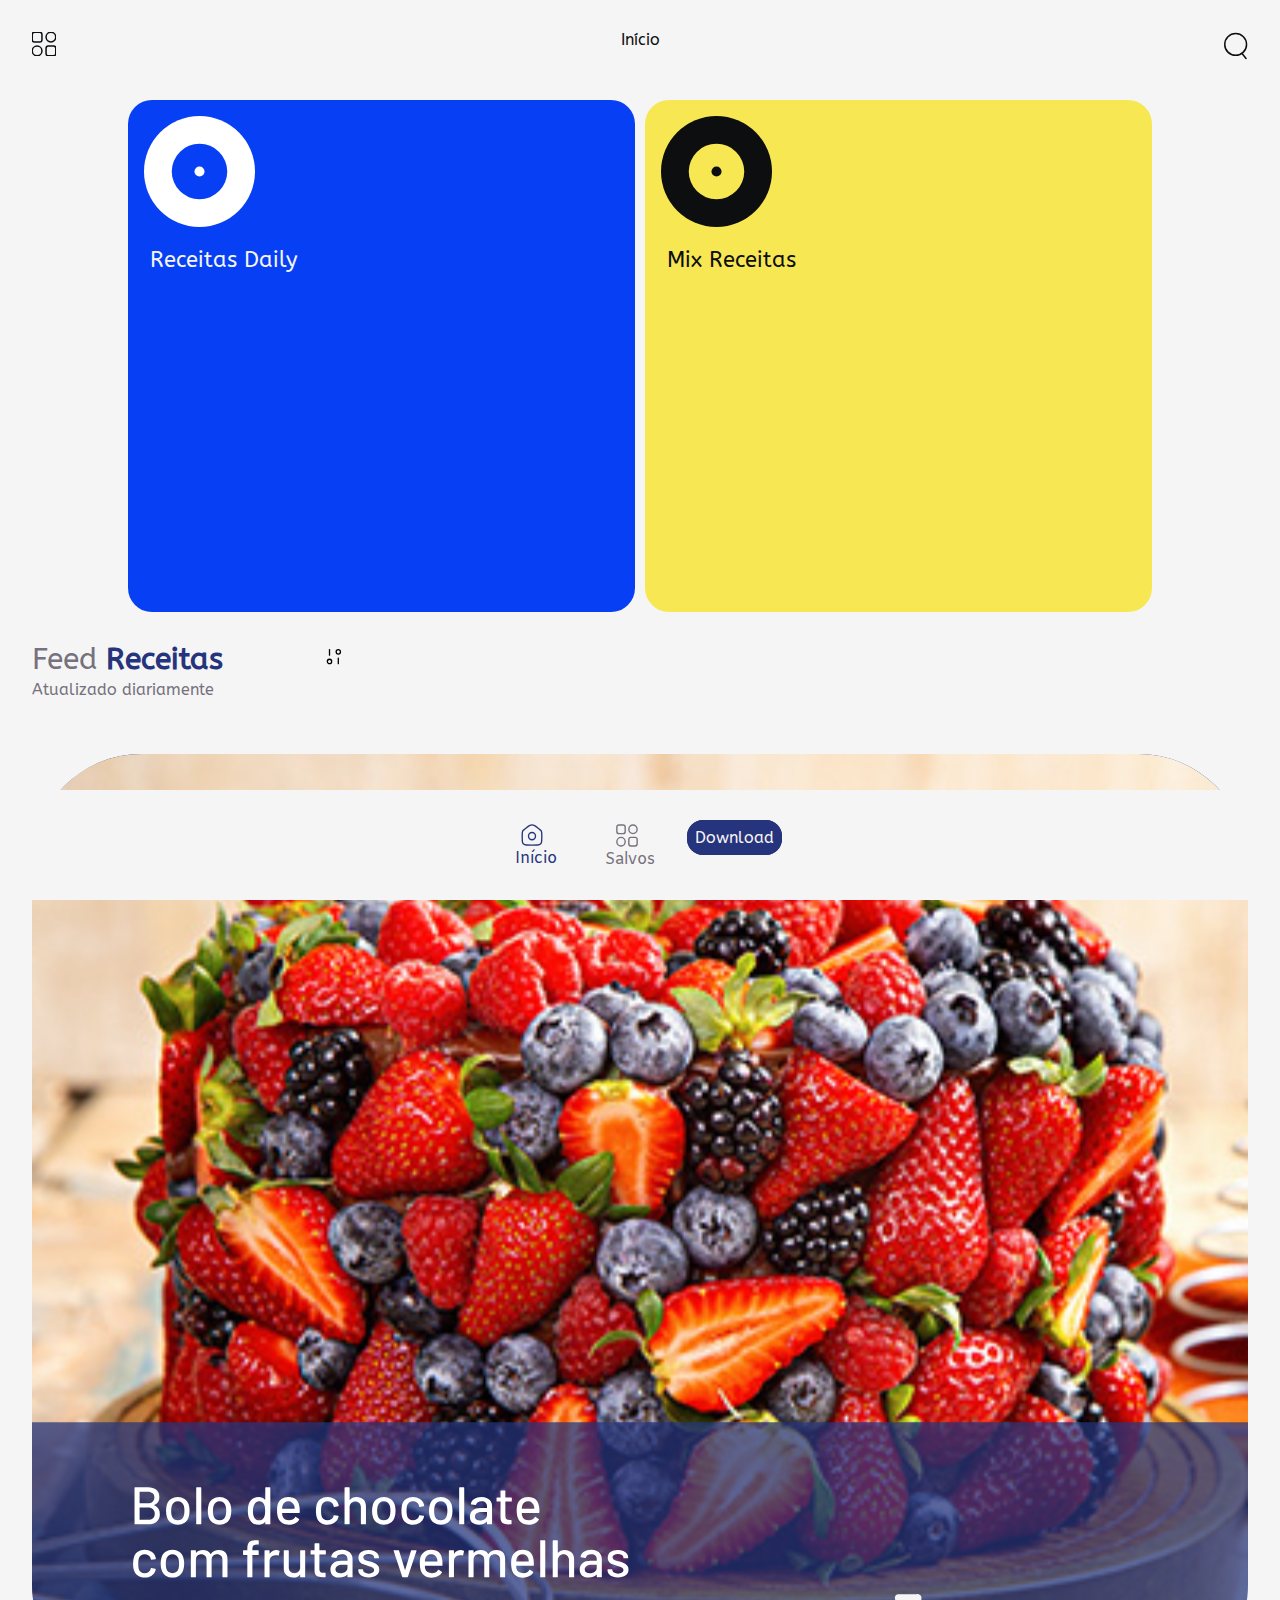
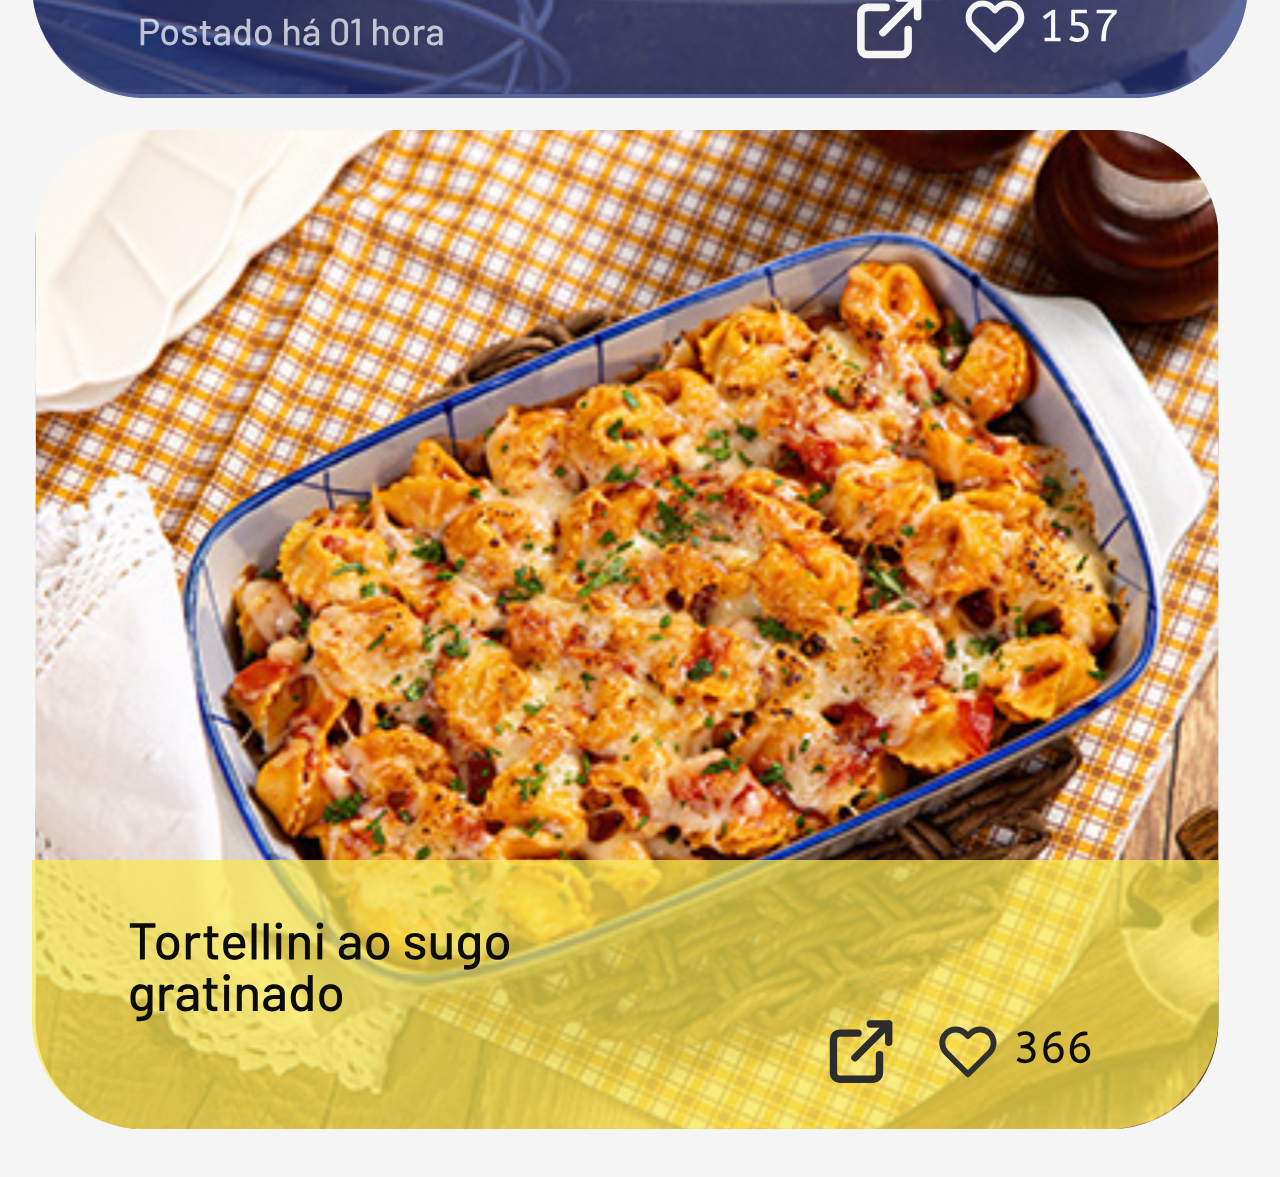
<file: feed.html>
<!DOCTYPE html>
<html>
<head>
    <meta charset="UTF-8">
    <meta name="viewport" content="width=device-width, initial-scale=1.0">
    <title>Página Inicial</title>
    <link rel="stylesheet" href="styles/reset.css">
    <link rel="stylesheet" href="https://cdn.jsdelivr.net/npm/swiper@11/swiper-bundle.min.css"/>
    <link rel="stylesheet" href="styles/style.css">
    <link rel="stylesheet" href="styles/feed.css">
</head>
<body>
    <header id="cabecalho" class="cabecalho">
        <div class="container">
            <input type="checkbox" id="menu" class="container__botao">
            <label for="menu" class="container__rotulo">
                <span class="cabecalho__menu"></span>
            </label>
            <ul class="lista-menu">
                <li class="lista-menu__item">
                    <a href="meu-perfil.html" class="lista-menu__link">Meu perfil</a>
                </li>
                <li class="lista-menu__item">
                    <a href="#" class="lista-menu__link">Minhas receitas</a>
                </li>
                <li class="lista-menu__item">
                    <a href="#" class="lista-menu__link">Configurações</a>
                </li>
                </ul>
                </div>

        <h2>Início</h2>
        <img src="assests/Lupa Dona Benta.svg" alt="ícone de Lupa">
    </header>
        
<section id="swiper">
    <div class="swiper">
        <div class="swiper-pagination"></div>
        <div class="swiper-wrapper">
            <div class="swiper-slide">
                <img class="disco-imagem" src="assests/Disk.svg" alt="ícone de disco">
                <p class="carrossel-texto">Receitas Daily</p>
            </div> 

             <div class="swiper-slide amarelo">
                <img class="disco-imagem" src="assests/Disk black.svg" alt="ícone de disco">
                <p class="carrossel-texto-receitas">Mix Receitas</p>
            </div>

            <div class="swiper-slide verde">
                <img class="disco-imagem" src="assests/Disk black green.svg" alt="ícone de disco">
                <p class="carrossel-texto-benta">Benta</p>
            </div>
        </div>

        <div class="swiper-button-prev"></div>
        <div class="swiper-button-next"></div>

        </div>
    </section> 

    <!-- <div class="titulo-do-feed">
        <h2 class="feed-titulo">Feed <strong class="receitas">Receitas</strong></h2>
        <p>Atualizado diariamente</p>
    </div> -->

  

        <section class="feed-container">
            <div class="feed">
                <div class="container">
                    <!-- <div class="titulo-do-feed"> -->
                        <!-- <h2 class="feed-titulo">Feed <strong class="receitas">Receitas</strong></h2>
                        <p>Atualizado diariamente</p> -->
                    <!-- </div> -->

                    <input type="checkbox" id="filtro" class="container__botao">
                    <label for="filtro" class="container__rotulo"><h2 id="feed-titulo" class="feed-titulo">Feed <strong class="receitas">Receitas</strong></h2>
                        <span class="filtro__menu"></span>
                    </label>
                    <p id="feed-paragrafo" class="paragrafo-feed">Atualizado diariamente</p>
                    
                    <ul id="lista-feed" class="lista-filtro">
                        <li>
                            <h2 class="lista-filtro-titulo">Filtro</h2>
                            <h2 class="lista-filtro-subtitulo">Gostos Gerais</h2>
                        </li>
                        <li class="lista-filtro__item">
                            <button class="lista-filtro__link">Salgado</button>
                            <button class="lista-filtro__link">Doce</button>
                            <button class="lista-filtro__link">Japonês</button>
                        </li>
                        <li class="lista-filtro__item">
                            <button class="lista-filtro__link">Queijo</button>
                            <button class="lista-filtro__link">Massas</button>
                            <button class="lista-filtro__link">Frutas</button>
                        </li>
                        <li class="lista-filtro__item">
                            <button class="lista-filtro__link">Peixes</button>
                            <button class="lista-filtro__link">Tortas</button>
                            <button class="lista-filtro__link">Italianos</button>
                        </li>
                        <li class="lista-filtro__item">
                            <button class="lista-filtro__link">Vegano</button>
                            <button class="lista-filtro__link">Carne</button>
                            <button class="lista-filtro__link">Agridoce</button>
                        </li>
                        <li class="lista-filtro__item">
                            <button class="lista-filtro__link">Brasileira</button>
                            <button class="lista-filtro__link">Legumes</button>
                            <button class="lista-filtro__link">Caldos</button>
                        </li>
                        <li class="lista-filtro__botao">
                            <a href="match.html" class="botão-filtrar">Filtrar Gostos</a>
                        </li> 
                        </ul>
            </div> 
            
            <div id="imagens-feed" class="imagens-feed">
                <img class="imagem-receita" src="imgs-feed/bolo de chocolate com frutas.svg" alt="bolo de chocolate com frutas vermelhas">
                <img class="imagem-receita" src="imgs-feed/tortellini ao sugo gratinado.svg" alt="tortellini ao sugo gratinado">
            </div>
        </div>
              

        </section>

        <script src="https://cdn.jsdelivr.net/npm/swiper@11/swiper-bundle.min.js"></script>
        
        <script>
            const swiper = new Swiper('.swiper', {
            spaceBetween: 10,
            slidesPerView: 2,
            
            pagination: {
            el: '.swiper-pagination',
            type: 'none',
        },
        });
    </script>

 <footer class="rodape" id="footer">
        <ul class="botoes-lista">
            <li class="botao">
                <img class="imagem-rodape" src="assests/Home.svg" alt="ícone de casa">
                <a class="rodape-texto" href="#">Início</a>
            </li>
        <li class="botao">
            <img class="imagem-rodape-ex" src="assests/Explore.svg" alt="explorar">
            <a class="rodape-texto-ex" href="#">Salvos</a>
        </li>
        <li class="botao-download">
            <a class="download" href="#">Download</a>
        </li>
        </ul>
    </footer>

    <script src="dona-benta.js"></script>
 </body>

</html>
</file>
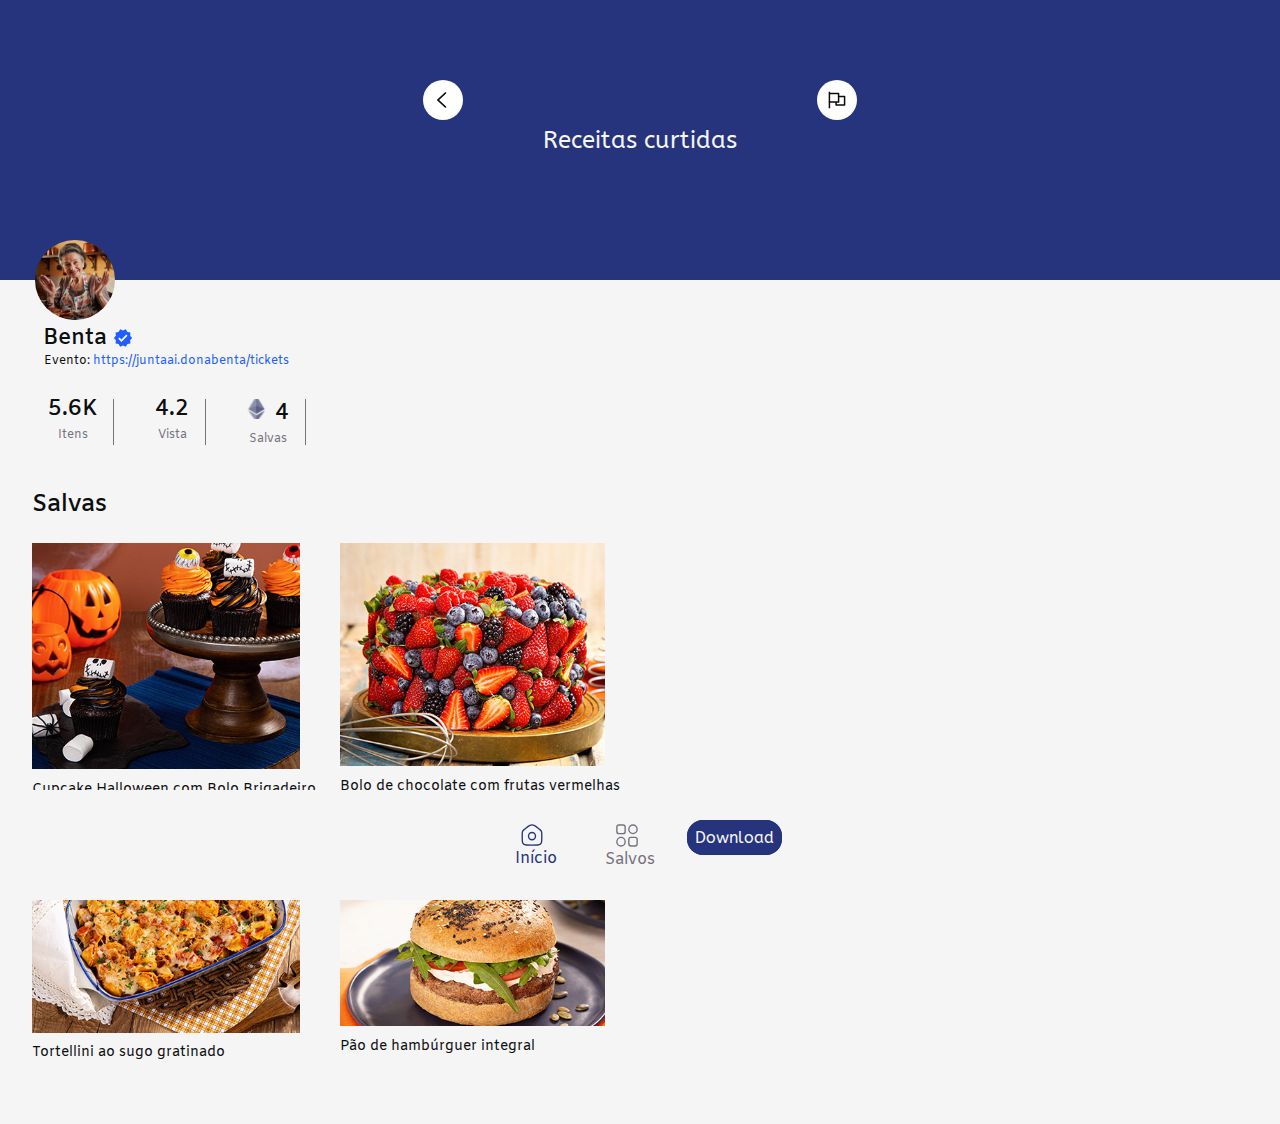
<file: meu-perfil.html>
<!DOCTYPE html>
<html>
<head>
    <meta charset="UTF-8">
    <meta name="viewport" content="width=device-width, initial-scale=1.0">
    <title>Meu Perfil</title>
    <link rel="stylesheet" href="styles/style.css">
    <link rel="stylesheet" href="styles/feed.css">
    <link rel="stylesheet" href="styles/perfil.css">
</head>
<body>

    <section class="banner">
        <a href="feed.html"><img class="imagem-voltar" src="assests/Back - UIHUT.svg" alt="ícone de voltar"></a>
        <h2 class="banner-titulo">Receitas curtidas</h2>
        <img class="imagem-bandeira" src="assests/Flag - UIHUT.svg" alt="ícone de bandeira">
        
        <div class="perfil">
        <img src="assests/Benta - UIHUT.svg" alt="foto de perfil da dona benta">
    </div>
    </section>

    <section class="secao-perfil">
        <div class="nome-simbolo"><h2 class="nome-perfil">Benta</h2><img class="verificado" src="assests/Verified.svg" alt="símbolo de verificado"></div>
        <p class="nome-paragrafo">Evento: <strong>https://juntaai.donabenta/tickets</strong></p>

        <ul class="lista-dados">
            <li class="dados-itens">
                <h2 class="dados-titulo">5.6K</h2>
                <p class="dados-paragrafo">Itens</p>
            </li>

            <li class="dados-itens">
                <h2 class="dados-titulo">4.2</h2>
                <p class="dados-paragrafo">Vista</p>
            </li>

            <li class="dados-itens">
                <img src="assests/prisma perfil.svg" alt="ícone de prisma"><strong class="dados-titulo prisma">4</strong>
                <p class="dados-paragrafo">Salvas</p>
            </li>
        </ul>
    </section>

    <section class="secao-salvas">
        <h2 class="salvas-titulo">Salvas</h2>
        <ul class="imagens-salvas">
        <li>
            <img class="imagens-receitas" src="img-perfil-salvas/cupcake halloween.svg" alt="cupcakes de halloween">
            <p class="imagem-descricao">Cupcake Halloween com Bolo Brigadeiro</p>
            <img class="imagens-receitas" src="img-perfil-salvas/tortellini salvas.svg" alt="Tortellini ao sugo 
            gratinado">
            <p class="imagem-descricao">Tortellini ao sugo gratinado</p>
        </li>

        <li>
            <img class="imagens-receitas" src="img-perfil-salvas/bolo de chocolate com frutas salvas.svg" alt="bolo de chocolate com frutas vermelhas">
            <p class="imagem-descricao">Bolo de chocolate com frutas vermelhas</p>
            <img class="imagens-receitas" src="img-perfil-salvas/pão hambúrguer salvas.svg" alt="Pão de hambúrguer
            integral">
            <p class="imagem-descricao">Pão de hambúrguer integral</p>
        </li>
</ul>
    </section>

    <footer class="rodape" id="footer">
        <ul class="botoes-lista">
            <li class="botao">
                <img class="imagem-rodape" src="assests/Home.svg" alt="ícone de casa">
                <a class="rodape-texto" href="feed.html">Início</a>
            </li>
        <li class="botao">
            <img class="imagem-rodape-ex" src="assests/Explore.svg" alt="explorar">
            <a class="rodape-texto-ex" href="#">Salvos</a>
        </li>
        <li class="botao-download">
            <a class="download" href="#">Download</a>
        </li>
        </ul>
    </footer>

    <script src="dona-benta.js"></script>
</body>
</html>
</file>
<file: styles/feed.css>
body {
    background-color: var(--branco);
}

.cabecalho {
    display: flex;
    justify-content: space-between;
    padding: 2em 2em;
    font-family: var(--fonte-secundaria);
    font-size: 16px;
    font-weight: 300;
    color: var(--preto);
}

.cabecalho__menu {
    width: 24px;
    height: 24px;
    background-image: url("../assests/Menu\ Dona\ Benta.svg");
    background-repeat: no-repeat;
    background-position: center;
    display: inline-block;
}

.lista-menu {
    display: none;
    position: absolute;
    top: 10%;
    width: 40%;
    height: 18%;
    z-index: 1000;
    background-color: var(--branco);
    border-radius: 16px;

}
.lista-menu__item {
    padding: 0.6em 0;
}

.lista-menu__link {
    text-decoration: none;
    font-size: 16px;
    color: var(--azul);
}

.container__botao:checked ~ .lista-menu {
    display: block;
}

.container__botao {
    display: none;
}

.swiper {
    display: block;
    width: 80%;
}

.swiper-button-prev, .swiper-button-next {
    display: none;
}

.swiper-pagination {
    position: initial;
    margin: 0.5em 0;
}

.swiper-slide {
    display: flex;
    flex-direction: column;
    background: #073FF5;
    border-radius: 24px;
    height: 40vw;
}

.amarelo {
    background: #F7E853;
    color: black;
}

.verde {
    background: #CAFB5C;
}

.disco-imagem {
    padding-top: 1em;
    padding-left: 1em;
    width: 25%;
}

.carrossel-texto {
    color: var(--branco);
    margin-right: 5em;
    padding-top: 1em;
    padding-left: 1em;
    font-family: var(--fonte-secundaria);
    font-size: 22px;
}

.carrossel-texto-receitas, .carrossel-texto-benta {
    margin-right: 5em;
    padding-top: 1em;
    padding-left: 1em;
    font-family: var(--fonte-secundaria);
    font-size: 22px;
    color: var(--preto);
}

.titulo-do-feed {
    padding-top: 10em;
}

.feed-container {
    display: flex;
    flex-direction: column;
}

.feed {
    font-family: var(--fonte-secundaria);
    color: var(--cinza);
    margin: 2em 2em;
    display: flex;
    flex-direction: column;
}

.feed-titulo {
    font-size: 30px;
}

.paragrafo-feed {
    padding-top: 0.5em;
}

.container__rotulo {
    display: flex;
}

.filtro__menu {
    background-image: url("../assests/Filter.svg");
    width: 24px;
    height: 24px;
    background-position: right;
    display: flex;
    /* flex-direction: row-reverse; */
    background-repeat: no-repeat;
    margin-left: 6em;
}

.container__botao:checked ~ .container__rotulo > .filtro__menu {
    background-image: url('../assests/Filter\ branco.svg');
    background-color: var(--azul);
    border-radius: 5px;
}

.lista-filtro {
    display: none;
    justify-self: right;
    background-color: var(--branco);
    border-radius: 26px;
    width: 90%;
    z-index: 1000;
    position: absolute;
    margin: 0;
}

.lista-filtro-titulo {
    font-family: var(--fonte-secundaria);
    font-size: 30px;
    color: var(--cinza);
    padding: 1em 0 0 0.8em;
}

.lista-filtro-subtitulo {
    font-size: 30px;
    font-family: var(--fonte-secundaria);
    color: var(--preto);
    padding: 0.2em 0 0 0.8em;

}

.lista-filtro__item {
    padding: 0.4em;
    margin-top: 1.5em;
    display: flex;
    justify-self: center;
}
 
.lista-filtro__link {
    text-decoration: none;
    font-size: 14px;
    font-family: var(--fonte-principal);
    color: var(--preto);
    margin: 0em 0.7em;
    border: 2px solid #F8F8F8;
    border-radius: 10px;
    background-color: #F8F8F8;
    height: 3em;
    padding: 0.2em 1em;
    text-align: center;

}

.lista-filtro__link.persisted-focus {
    border: 2px solid var(--azul);
    color: var(--azul);
}

.lista-filtro__botao {
    display: flex;
    justify-content: center;
    padding-top: 1.5em;
}

.botão-filtrar {
    font-family: var(--fonte-secundaria);
    color: var(--branco);
    font-weight: 100;
    font-size: 14px;
    border: 2px solid var(--azul);
    border-radius: 10px;
    background-color: var(--azul);
    padding: 0.9em 2em;
    text-decoration: none;
    height: 3em;
    margin-bottom: 2em;
}

.container__botao:checked ~ .lista-filtro {
    display: block;
}

.container__botao:checked ~ body {
    background-color: var(--azul);
}


.receitas {
    color: var(--azul);
    font-weight: 600;
}

.imagens-feed {
    display: flex;
    flex-direction: column;
    justify-content: center;
    padding-top: 2.5em;
}

.imagem-receita {
    padding: 1em 0;

}

footer {
    display: flex;
    position: fixed; 
    bottom: 0%;
    left: 0;
    background: var(--branco);
    width: 100%;
    justify-content: center;
    transition: transform 0.5s ease;
    transform: translateY(100%);
}

.botoes-lista {
    padding: 2em;
    display: flex;
}

.botao {
    display: flex;
    flex-direction: column;
    padding: 0 1em;
    
}

.rodape-texto, .rodape-texto-ex {
    text-decoration: none;
    padding-top: 0.2em;
    color: var(--azul);
    padding-right: 1em;
}

.rodape-texto-ex {
    color: var(--cinza);
}

.imagem-rodape {
    width: 45%;
    margin-left: 0.3em;
}

.imagem-rodape-ex {
    width: 40%;
    margin-left: 0.6em;
}

.botao-download {
    padding-top: 0.5em;
}


.download {
    text-decoration: none;
    color: var(--branco);
    border: 8px solid var(--azul);
    border-radius: 16px;
    font-family: var(--fonte-secundaria);
    font-size: 16px;
    background: var(--azul);
}

footer.show {
    transform: translateY(0%) ;
}
</file>
<file: styles/perfil.css>
.banner {
    display: flex;
    background: var(--azul);
    border: 80px solid var(--azul);
    justify-content: center;
}

.banner-titulo {
    font-family: var(--fonte-secundaria);
    font-size: 24px;
    text-align: center;
    color: var(--branco);
    padding-top: 2em;
}

.imagem-voltar {
    padding-right: 5em; 
}

.imagem-bandeira {
     padding-left: 5em;
     padding-bottom: 5em;
}


.banner .perfil {
    position: absolute;
    top: 15em;
    left: 2.2em;
}

.secao-perfil, .secao-salvas {
    margin: 3em 2em;
}

.nome-simbolo {
    display: flex;
}

.verificado {
    padding-left: 0.4em;
    padding-bottom: 0.2em;
}

.nome-perfil {
    font-family: var(--fonte-principal);
    color: var(--preto);
    font-size: 22px;
    font-weight: 600;
    padding-left: 0.5em;
}

.nome-paragrafo {
    font-family: var(--fonte-principal);
    font-size: 12px;
    color: var(--preto);
    padding-left: 1em;
    padding-top: 0.3em;
}

strong {
    color: #205EFF;
}

.lista-dados {
    padding-top: 2em;
    display: flex;
    gap: 25px;
}

.dados-itens {
    border-right: 1px solid var(--cinza);
    padding: 0 1em;
    font-family: var(--fonte-principal);
}

.dados-titulo {
    font-size: 22px;
    font-weight: 600;
    color: var(--preto);
}

.prisma {
    padding-left: 0.4em;
}

.dados-paragrafo {
    font-size: 12px;
    color: var(--cinza);
    text-align: center;
    padding-top: 0.7em;
}

.salvas-titulo {
    font-family: var(--fonte-principal);
    color: var(--preto);
    font-size: 24px;
    font-weight: 600;
}

.imagens-salvas {
    display: flex;
    gap: 10px;
    padding: 1em 0;
}

.imagem-descricao {
    font-family: var(--fonte-principal);
    font-size: 14px;
    color: var(--preto);
    margin-right: 1em;
}

.imagens-receitas {
    width: 90%;
    padding: 0.6em 0;
}
</file>
<file: styles/style.css>
@import url("./feed.css");
@import url("./reset.css");
@import url("./perfil.css");
@import url("./match.css");

@import url('https://fonts.googleapis.com/css2?family=ABeeZee:ital@0;1&family=Amiko:wght@400;600;700&display=swap');
:root {
    --fonte-principal: "Amiko", sans-serif;
    --fonte-secundaria: "ABeeZee", sans-serif;
    --branco: #F5F5F5;
    --cinza: #77717D;
    --azul: #25347C;
    --preto: #0D0E10;

}

* {
    box-sizing: border-box;
    margin: 0;
    padding: 0;
}

body {
    background-color: var(--branco);
    font-family: var(--fonte-principal);
    color: var(--cinza);
}

.receitas-imagens {
    display: flex;
    flex-direction: column;
    margin-top: 6em;
    width: 100%;
}

.logo-titulo {
    display: flex;
    flex-direction: column;
    align-items: center;
    padding-top: 3em;
}

.titulo {
    font-size: 20px;
    padding-top: 1em;
}

.subtitulo {
    font-size: 14px;
}

.botoes-links {
    display: flex;
    flex-direction: column;
    align-items: center;
    margin: 2em 0;
    font-size: 18px;
}

.botoes-login {
    display: flex;
    flex-direction: column;
    text-align: center;
}

.botao-login {
    padding: 0.5em 0;
    border: 1px solid var(--azul);
    border-radius: 24px;
    background-color: var(--azul);
    color: var(--branco);
    text-decoration: none;
    margin: 1em 0;
    width: 30vw;
}

.botao-cadastro {
    color: var(--azul);
    font-family: var(--fonte-secundaria);
    text-decoration: none;
}
</file>
